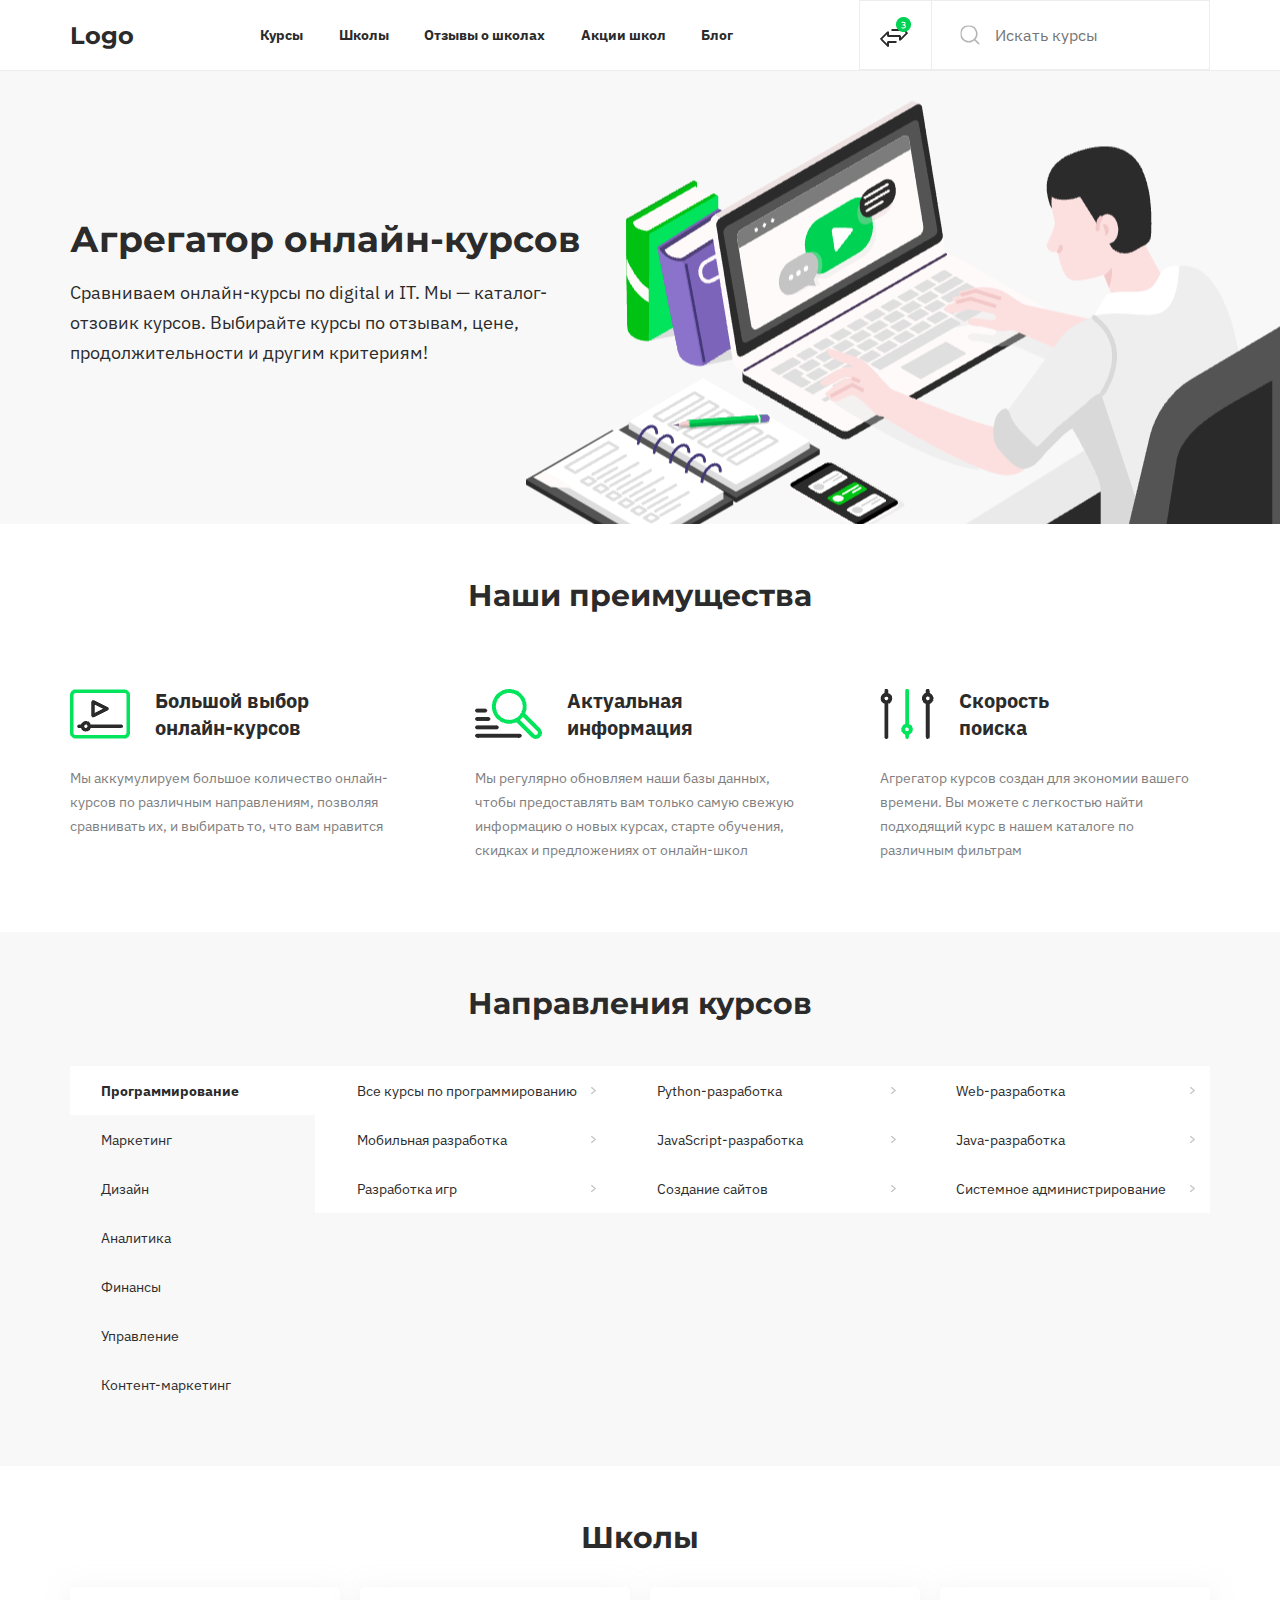
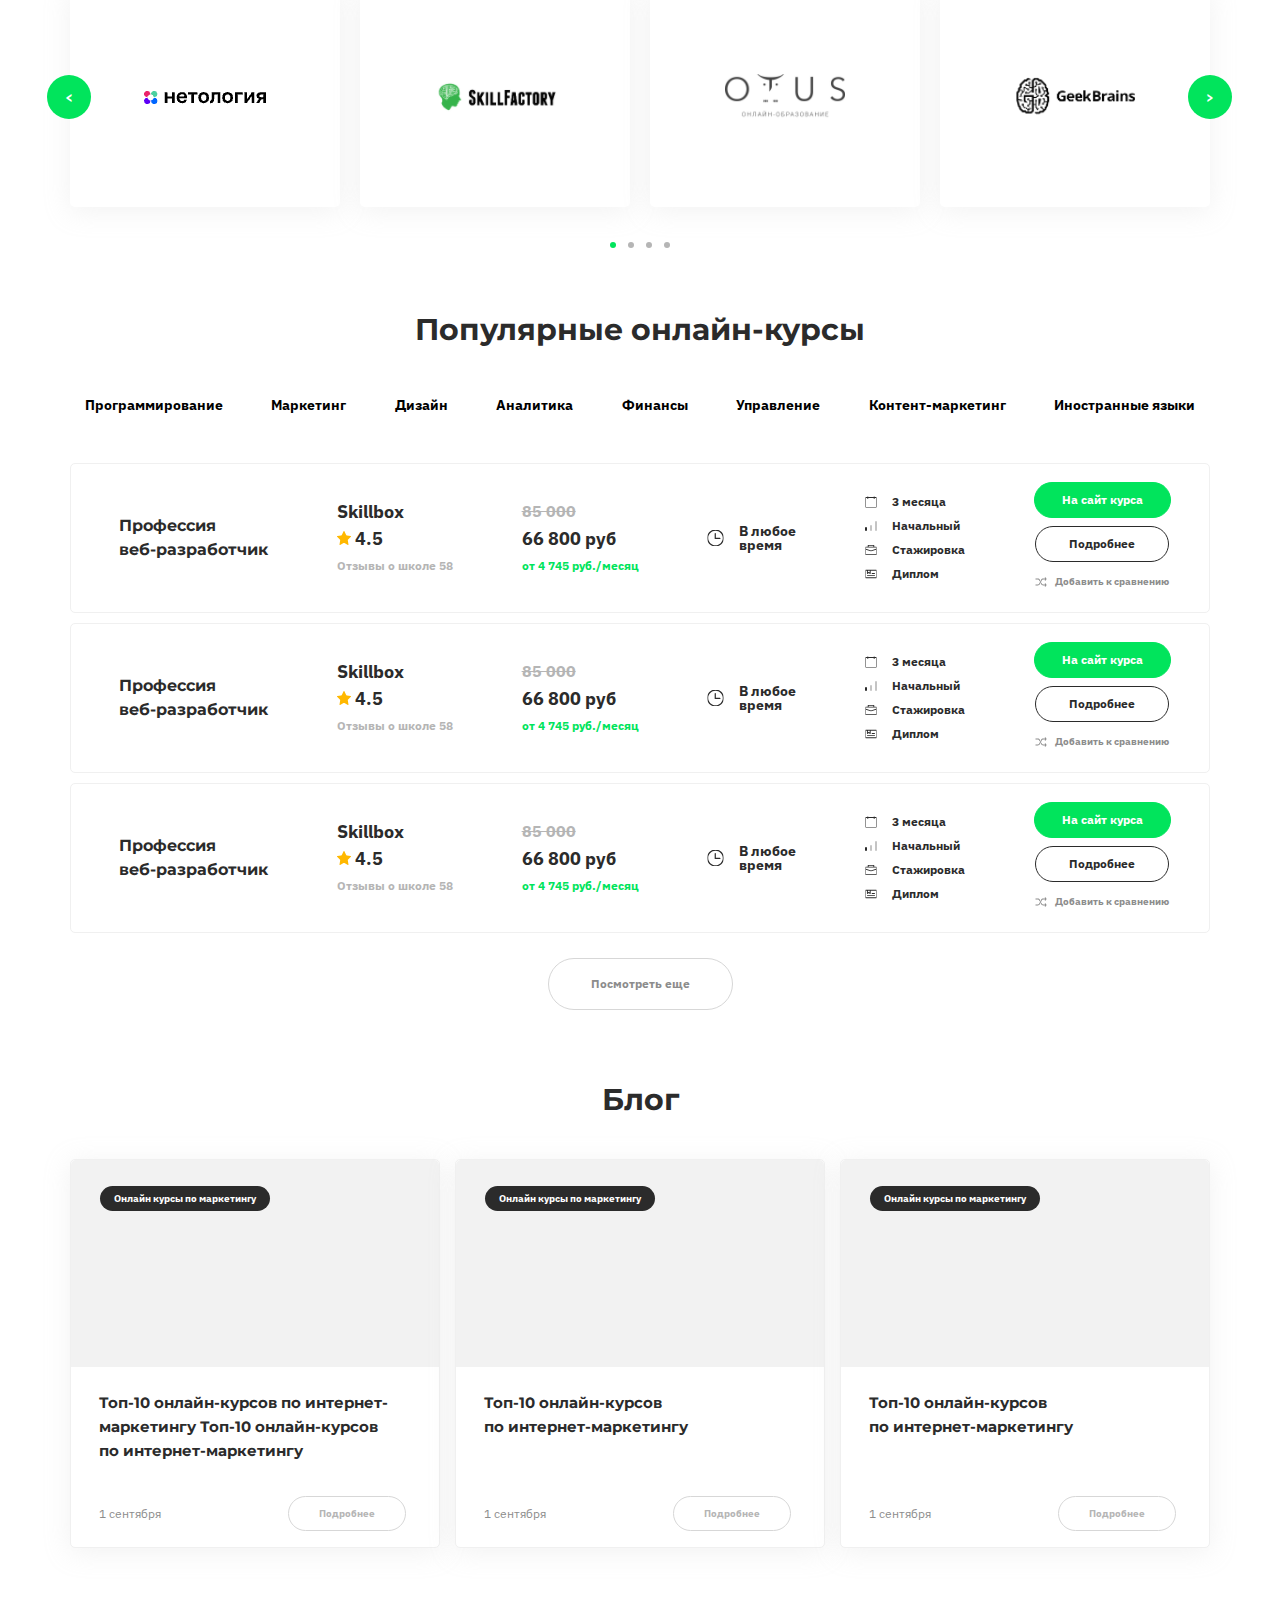
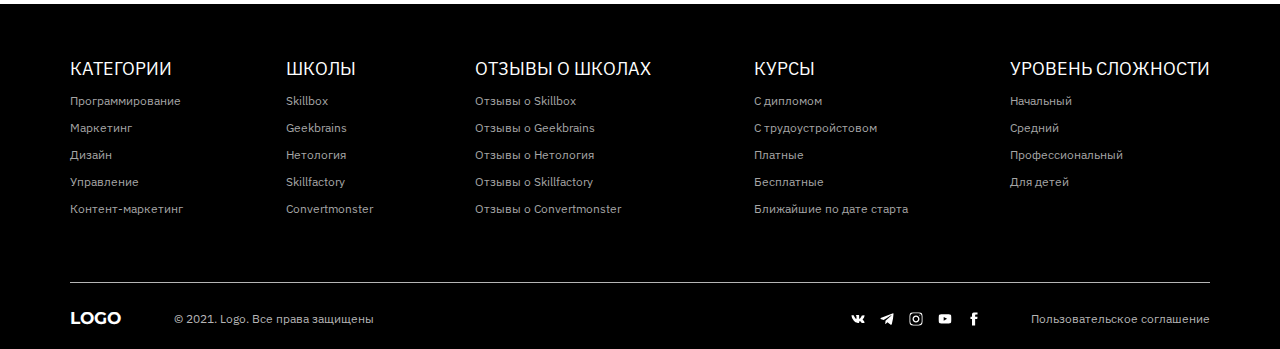
<file: index.html>
<!DOCTYPE html>
<html lang="en">

<head>
    <meta charset="UTF-8">
    <meta name="viewport" content="width=device-width, initial-scale=1.0">
    <title>Landing page</title>
    <link rel="stylesheet" href="./assets/css/fonts.css">
    <link rel="stylesheet" href="./assets/css/main.css">
    <link rel="stylesheet" href="./assets/css/responsive.css">
    <link rel="stylesheet" href="./assets/css/animations.css">
</head>

<body>
    <nav class="main_menu_navbar" id="navbar">
        <div class="container">
            <div class="navbar">
                <h3 class="navbar_logo">Logo</h3>
                <ul class="navbar_menu" id="mobile_no">
                    <li class="navbar_link">
                        <a href="./assets/pages/courses.html">Курсы</a>
                    </li>
                    <li class="navbar_link">
                        <a href="#">Школы</a>
                    </li>
                    <li class="navbar_link">
                        <a href="#">Отзывы о школах</a>
                    </li>
                    <li class="navbar_link">
                        <a href="#">Акции школ</a>
                    </li>
                    <li class="navbar_link">
                        <a href="#">Блог</a>
                    </li>
                </ul>
                <ul class="navbar_mobile_menu">
                    <div>
                        <button class="close_mobile_burger" onclick="closeNavbarBurger()"><img src="./assets/images/closeButton.svg" alt="icon"></button>
                    </div>
                    <li>
                        <a href="./assets/pages/courses.html">Курсы</a>
                    </li>
                    <li>
                        <a href="#">Школы</a>
                    </li>
                    <li>
                        <a href="#">Отзывы о школах</a>
                    </li>
                    <li>
                        <a href="#">Акции школ</a>
                    </li>
                    <li>
                        <a href="#">Блог</a>
                    </li>
                </ul>
                <div class="navbar_search_container">
                    <button class="navbar_exchange_button"> <img src="./assets/images/exchange.png" alt="exchnge">
                    </button>
                    <img class="navbar_search_img" src="./assets/images/search.svg" alt="searchSVG">
                    <input class="navbar_search_input" type="text" placeholder="Искать курсы">
                    <button class="navbar_burger_menu_button" onclick="openNavbarBurger()"><img src="./assets/images/burgerMenu.svg" alt=""></button>
                </div>
            </div>
        </div>
    </nav>

    <section class="hero">
        <div class="container">
            <div class="hero_box">
                <h2 class="hero_box_title">Агрегатор онлайн-курсов</h2>
                <p class="hero_box_text">Сравниваем онлайн-курсы по digital и IT. Мы — каталог-отзовик курсов. Выбирайте курсы по отзывам, цене, продолжительности и другим критериям!</p>
            </div>
        </div>
    </section>

    <section class="components">
        <div class="container">
            <h2 class="components_title">Наши преимущества</h2>
            <div class="components_container">
                <div class="components_box">
                    <div>
                        <img src="./assets/images/componentsFirst.png" alt="components_box_img">
                        <h3>Большой выбор<br>онлайн-курсов</h3>
                    </div>
                    <p>Мы аккумулируем большое количество онлайн-курсов по различным направлениям, позволяя сравнивать их, и выбирать то, что вам нравится</p>
                </div>
                <div class="components_box">
                    <div>
                        <img src="./assets/images/componentsSecond.png" alt="components_box_img">
                        <h3>Актуальная<br>информация</h3>
                    </div>
                    <p>Мы регулярно обновляем наши базы данных, чтобы предоставлять вам только самую свежую информацию о новых курсах, старте обучения, скидках и предложениях от онлайн-школ</p>
                </div>
                <div class="components_box">
                    <div>
                        <img src="./assets/images/componentsThird.png" alt="components_box_img">
                        <h3>Скорость<br>поиска</h3>
                    </div>
                    <p>Агрегатор курсов создан для экономии вашего времени. Вы можете с легкостью найти подходящий курс в нашем каталоге по различным фильтрам</p>
                </div>
            </div>
        </div>
    </section>

    <section class="courses">
        <div class="container">
            <h2 class="courses_title">Направления курсов</h2>
            <div class="courses_container">
                <div class="courses_container_left">
                    <button class="courses_container_left_button course_button_1" id="course_selected" onclick="courseSelector(1)">Программирование</button>
                    <button class="courses_container_left_button course_button_2" onclick="courseSelector(2)">Маркетинг</button>
                    <button class="courses_container_left_button course_button_3" onclick="courseSelector(3)">Дизайн</button>
                    <button class="courses_container_left_button course_button_4" onclick="courseSelector(4)">Аналитика</button>
                    <button class="courses_container_left_button course_button_5" onclick="courseSelector(5)">Финансы</button>
                    <button class="courses_container_left_button course_button_6" onclick="courseSelector(6)">Управление</button>
                    <button class="courses_container_left_button course_button_7" onclick="courseSelector(7)">Контент-маркетинг</button>
                </div>
                <div class="courses_container_right">
                    <div class="courses_container_right_box" id="courses_1">
                        <div class="courses_container_right_mini">
                            <h4>Все курсы по программированию</h4>
                            <img src="./assets/images/coursesArrow.svg" alt="">
                        </div>
                        <div class="courses_container_right_mini">
                            <h4>Python-разработка</h4>
                            <img src="./assets/images/coursesArrow.svg" alt="">
                        </div>
                        <div class="courses_container_right_mini">
                            <h4>Web-разработка</h4>
                            <img src="./assets/images/coursesArrow.svg" alt="">
                        </div>

                        <div class="courses_container_right_mini">
                            <h4>Мобильная разработка</h4>
                            <img src="./assets/images/coursesArrow.svg" alt="">
                        </div>
                        <div class="courses_container_right_mini">
                            <h4>JavaScript-разработка</h4>
                            <img src="./assets/images/coursesArrow.svg" alt="">
                        </div>
                        <div class="courses_container_right_mini">
                            <h4>Java-разработка</h4>
                            <img src="./assets/images/coursesArrow.svg" alt="">
                        </div>

                        <div class="courses_container_right_mini">
                            <h4>Разработка игр</h4>
                            <img src="./assets/images/coursesArrow.svg" alt="">
                        </div>
                        <div class="courses_container_right_mini">
                            <h4>Создание сайтов</h4>
                            <img src="./assets/images/coursesArrow.svg" alt="">
                        </div>
                        <div class="courses_container_right_mini">
                            <h4>Системное администрирование</h4>
                            <img src="./assets/images/coursesArrow.svg" alt="">
                        </div>
                    </div>
                    <div class="courses_container_right_box" id="courses_2">
                        <div class="courses_container_right_mini">
                            <h4>Дальше пишите что угодно</h4>
                            <img src="./assets/images/coursesArrow.svg" alt="">
                        </div>
                        <div class="courses_container_right_mini">
                            <h4>Главное работает:)</h4>
                            <img src="./assets/images/coursesArrow.svg" alt="">
                        </div>
                        <div class="courses_container_right_mini">
                            <h4>Маркетинг</h4>
                            <img src="./assets/images/coursesArrow.svg" alt="">
                        </div>
                    </div>
                    <div class="courses_container_right_box" id="courses_3">
                        <div class="courses_container_right_mini">
                            <h4>Дизайн</h4>
                            <img src="./assets/images/coursesArrow.svg" alt="">
                        </div>
                    </div>
                    <div class="courses_container_right_box" id="courses_4">
                        <div class="courses_container_right_mini">
                            <h4>Аналитика</h4>
                            <img src="./assets/images/coursesArrow.svg" alt="">
                        </div>
                    </div>
                    <div class="courses_container_right_box" id="courses_5">
                        <div class="courses_container_right_mini">
                            <h4>Финансы</h4>
                            <img src="./assets/images/coursesArrow.svg" alt="">
                        </div>
                    </div>
                    <div class="courses_container_right_box" id="courses_6">
                        <div class="courses_container_right_mini">
                            <h4>Управление</h4>
                            <img src="./assets/images/coursesArrow.svg" alt="">
                        </div>
                    </div>
                    <div class="courses_container_right_box" id="courses_7">
                        <div class="courses_container_right_mini">
                            <h4>Контент-маркетинг</h4>
                            <img src="./assets/images/coursesArrow.svg" alt="">
                        </div>
                    </div>
                </div>
            </div>
        </div>
    </section>

    <section class="platforms">
        <div class="container">
            <h2 class="platforms_title">Школы</h2>
            <div class="platforms_container">
                <button class="platforms_prev" onclick="platformsCarusel(`prev`, 0)"><</button>
                <div class="platforms_carousel">
                    <div class="platforms_carousel_box" id="platforms_carousel_1">
                        <div class="platforms_carousel_mini">
                            <img src="./assets/images/netologyLogo.png" alt="platforms_carousel_box_img">
                        </div>
                        <div class="platforms_carousel_mini" id="mobile_no">
                            <img src="./assets/images/skillFactoryLogo.png" alt="platforms_carousel_box_img">
                        </div>
                        <div class="platforms_carousel_mini" id="tablet_no">
                            <img src="./assets/images/otusLogo.png" alt="platforms_carousel_box_img">
                        </div>
                        <div class="platforms_carousel_mini" id="tablet_no">
                            <img src="./assets/images/geekBrainsLogo.png" alt="platforms_carousel_box_img">
                        </div>
                    </div>
                    <div class="platforms_carousel_box" id="platforms_carousel_2">
                        <div class="platforms_carousel_mini" id="tablet_no">
                            <img src="./assets/images/skillFactoryLogo.png" alt="platforms_carousel_box_img">
                        </div>
                        <div class="platforms_carousel_mini" >
                            <img src="./assets/images/netologyLogo.png" alt="platforms_carousel_box_img">
                        </div>
                        <div class="platforms_carousel_mini" id="tablet_no">
                            <img src="./assets/images/otusLogo.png" alt="platforms_carousel_box_img">
                        </div>
                        <div class="platforms_carousel_mini" id="mobile_no">
                            <img src="./assets/images/geekBrainsLogo.png" alt="platforms_carousel_box_img"> 
                        </div>
                    </div>
                    <div class="platforms_carousel_box" id="platforms_carousel_3">
                        <div class="platforms_carousel_mini">
                            <img src="./assets/images/otusLogo.png" alt="platforms_carousel_box_img">
                        </div>
                        <div class="platforms_carousel_mini" id="tablet_no">
                            <img src="./assets/images/geekBrainsLogo.png" alt="platforms_carousel_box_img">
                        </div>
                        <div class="platforms_carousel_mini" id="tablet_no">
                            <img src="./assets/images/skillFactoryLogo.png" alt="platforms_carousel_box_img">
                        </div>
                        <div class="platforms_carousel_mini" id="mobile_no">
                            <img src="./assets/images/netologyLogo.png" alt="platforms_carousel_box_img">
                        </div> 
                    </div>
                    <div class="platforms_carousel_box" id="platforms_carousel_4">
                        <div class="platforms_carousel_mini" id="tablet_no">
                            <img src="./assets/images/skillFactoryLogo.png" alt="platforms_carousel_box_img">
                        </div>
                        <div class="platforms_carousel_mini" id="mobile_no">
                            <img src="./assets/images/otusLogo.png" alt="platforms_carousel_box_img">
                        </div>
                        <div class="platforms_carousel_mini">
                            <img src="./assets/images/geekBrainsLogo.png" alt="platforms_carousel_box_img">
                        </div>
                        <div class="platforms_carousel_mini" id="tablet_no">
                            <img src="./assets/images/netologyLogo.png" alt="platforms_carousel_box_img">
                        </div>
                    </div>
                </div>
                <button class="platforms_next" onclick="platformsCarusel(`next`, 0)">></button>
            </div>
            <div class="platforms_dots">
                <div class="platforms_dot platforms_dot_1" id="platforms_dots_active"></div>
                <div class="platforms_dot platforms_dot_2" style="margin-left: 12px;"></div>
                <div class="platforms_dot platforms_dot_3" style="margin-left: 12px;"></div>
                <div class="platforms_dot platforms_dot_4" style="margin-left: 12px;"></div>
            </div>
        </div>
    </section>

    <section class="collections">
        <div class="container">
            <h2 class="collections_title">Популярные онлайн-курсы</h2>
            <div class="collections_links">
                <button class="collections_link collections_link_1">Программирование</button>
                <button class="collections_link collections_link_2">Маркетинг</button>
                <button class="collections_link collections_link_3">Дизайн</button>
                <button class="collections_link collections_link_4">Аналитика</button>
                <button class="collections_link collections_link_5">Финансы</button>
                <button class="collections_link collections_link_6">Управление</button>
                <button class="collections_link collections_link_7" id="tablet_no">Контент-маркетинг</button>
                <button class="collections_link collections_link_8" id="tablet_no">Иностранные языки</button>
            </div>
            <div class="collections_render">
                <div class="collections_render_box">
                    <div>
                        <h2>Профессия<br>веб-разработчик</h2>
                    </div>
                    <div>
                        <h3>Skillbox</h3>
                        <h4><img src="./assets/images/starIcon.svg" alt=""> 4.5</h4>
                        <p>Отзывы о школе 58</p>
                    </div>
                    <div>
                        <h3>85 000</h3>
                        <h2>66 800 руб</h2>
                        <p>от 4 745 руб./месяц</p>
                    </div>
                    <div>
                        <img src="./assets/images/clockIcon.svg" alt="clock">
                        <h2>В любое<br>время</h2>
                    </div>
                    <div>
                        <h4><img src="./assets/images/calendarIcon.svg" alt="icon">3 месяца</h4>
                        <h4><img src="./assets/images/traficIcon.svg" alt="icon">Начальный</h4>
                        <h4><img src="./assets/images/caseIcon.svg" alt="icon">Стажировка</h4>
                        <h4><img src="./assets/images/diplomaIcon.svg" alt="icon">Диплом</h4>
                    </div>
                    <div>
                        <a href="#">На сайт курса</a>
                        <a href="#">Подробнее</a>
                        <a href="#"><img src="./assets/images/shuffleIcon.svg" alt="icon">Добавить к сравнению</a>
                    </div>
                </div>
                <div class="collections_render_box">
                    <div>
                        <h2>Профессия<br>веб-разработчик</h2>
                    </div>
                    <div>
                        <h3>Skillbox</h3>
                        <h4><img src="./assets/images/starIcon.svg" alt=""> 4.5</h4>
                        <p>Отзывы о школе 58</p>
                    </div>
                    <div>
                        <h3>85 000</h3>
                        <h2>66 800 руб</h2>
                        <p>от 4 745 руб./месяц</p>
                    </div>
                    <div>
                        <img src="./assets/images/clockIcon.svg" alt="clock">
                        <h2>В любое<br>время</h2>
                    </div>
                    <div>
                        <h4><img src="./assets/images/calendarIcon.svg" alt="icon">3 месяца</h4>
                        <h4><img src="./assets/images/traficIcon.svg" alt="icon">Начальный</h4>
                        <h4><img src="./assets/images/caseIcon.svg" alt="icon">Стажировка</h4>
                        <h4><img src="./assets/images/diplomaIcon.svg" alt="icon">Диплом</h4>
                    </div>
                    <div>
                        <a href="#">На сайт курса</a>
                        <a href="#">Подробнее</a>
                        <a href="#"><img src="./assets/images/shuffleIcon.svg" alt="icon">Добавить к сравнению</a>
                    </div>
                </div>
                <div class="collections_render_box" id="mobile_no">
                    <div>
                        <h2>Профессия<br>веб-разработчик</h2>
                    </div>
                    <div>
                        <h3>Skillbox</h3>
                        <h4><img src="./assets/images/starIcon.svg" alt=""> 4.5</h4>
                        <p>Отзывы о школе 58</p>
                    </div>
                    <div>
                        <h3>85 000</h3>
                        <h2>66 800 руб</h2>
                        <p>от 4 745 руб./месяц</p>
                    </div>
                    <div>
                        <img src="./assets/images/clockIcon.svg" alt="clock">
                        <h2>В любое<br>время</h2>
                    </div>
                    <div>
                        <h4><img src="./assets/images/calendarIcon.svg" alt="icon">3 месяца</h4>
                        <h4><img src="./assets/images/traficIcon.svg" alt="icon">Начальный</h4>
                        <h4><img src="./assets/images/caseIcon.svg" alt="icon">Стажировка</h4>
                        <h4><img src="./assets/images/diplomaIcon.svg" alt="icon">Диплом</h4>
                    </div>
                    <div>
                        <a href="#">На сайт курса</a>
                        <a href="#">Подробнее</a>
                        <a href="#"><img src="./assets/images/shuffleIcon.svg" alt="icon">Добавить к сравнению</a>
                    </div>
                </div>
            </div>
            <div class="collections_show_more">
                <button>Посмотреть еще</button>
            </div>
        </div>
    </section>

    <section class="blog">
        <div class="container">
            <h2 class="blog_title">Блог</h2>
            <div class="blog_container">
                <div class="blog_box">
                    <div class="blog_box_top">
                        <h2>Онлайн курсы по маркетингу</h2>
                    </div>
                    <div class="blog_box_bottom">
                        <h2>Топ-10 онлайн-курсов по интернет-<br>маркетингу Топ-10 онлайн-курсов<br>по интернет-маркетингу</h2>
                        <div>
                            <p>1 сентября</p>
                            <a href="#">Подробнее</a>
                        </div>
                    </div>
                </div>
                <div class="blog_box">
                    <div class="blog_box_top">
                        <h2>Онлайн курсы по маркетингу</h2>
                    </div>
                    <div class="blog_box_bottom">
                        <h2>Топ-10 онлайн-курсов<br>по интернет-маркетингу</h2>
                        <div>
                            <p>1 сентября</p>
                            <a href="#">Подробнее</a>
                        </div>
                    </div>
                </div>
                <div class="blog_box">
                    <div class="blog_box_top">
                        <h2>Онлайн курсы по маркетингу</h2>
                    </div>
                    <div class="blog_box_bottom">
                        <h2>Топ-10 онлайн-курсов<br>по интернет-маркетингу</h2>
                        <div>
                            <p>1 сентября</p>
                            <a href="#">Подробнее</a>
                        </div>
                    </div>
                </div>
            </div>
        </div>
    </section>

    <footer class="footer">
        <div class="container">
            <div class="footer_top">
                <ul>
                    <h2>КАТЕГОРИИ</h2>
                    <li>
                        <a href="#">Программирование</a>
                    </li>
                    <li>
                        <a href="#">Маркетинг</a>
                    </li>
                    <li>
                        <a href="#">Дизайн</a>
                    </li>
                    <li>
                        <a href="#">Управление</a>
                    </li>
                    <li>
                        <a href="#">Контент-маркетинг</a>
                    </li>
                </ul>
                <ul>
                    <h2>ШКОЛЫ</h2>
                    <li>
                        <a href="#">Skillbox</a>
                    </li>
                    <li>
                        <a href="#">Geekbrains</a>
                    </li>
                    <li>
                        <a href="#">Нетология</a>
                    </li>
                    <li>
                        <a href="#">Skillfactory</a>
                    </li>
                    <li>
                        <a href="#">Convertmonster</a>
                    </li>
                </ul>
                <ul>
                    <h2>ОТЗЫВЫ О ШКОЛАХ</h2>
                    <li>
                        <a href="#">Отзывы о Skillbox</a>
                    </li>
                    <li>
                        <a href="#">Отзывы о Geekbrains</a>
                    </li>
                    <li>
                        <a href="#">Отзывы о Нетология</a>
                    </li>
                    <li>
                        <a href="#">Отзывы о Skillfactory</a>
                    </li>
                    <li>
                        <a href="#">Отзывы о Convertmonster</a>
                    </li>
                </ul>
                <ul>
                    <h2>КУРСЫ</h2>
                    <li>
                        <a href="#">С дипломом</a>
                    </li>
                    <li>
                        <a href="#">С трудоустройстовом</a>
                    </li>
                    <li>
                        <a href="#">Платные</a>
                    </li>
                    <li>
                        <a href="#">Бесплатные</a>
                    </li>
                    <li>
                        <a href="#">Ближайшие по дате старта</a>
                    </li>
                </ul>
                <ul>
                    <h2>УРОВЕНЬ СЛОЖНОСТИ</h2>
                    <li>
                        <a href="#">Начальный</a>
                    </li>
                    <li>
                        <a href="#">Средний</a>
                    </li>
                    <li>
                        <a href="#">Профессиональный</a>
                    </li>
                    <li>
                        <a href="#">Для детей</a>
                    </li>
                </ul>
            </div>
            <div class="footer_bottom">
                <div>
                    <h2>LOGO</h2>
                    <h4>© 2021. Logo. Все права защищены</h4>
                </div>
                <div>
                    <img src="./assets/images/vkLogo.svg" alt="logo">
                    <img src="./assets/images/telegramLogo.svg" alt="logo" style="margin-left: 15px;">
                    <img src="./assets/images/instagramLogo.svg" alt="logo" style="margin-left: 15px;">
                    <img src="./assets/images/youtubeLogo.svg" alt="logo" style="margin-left: 15px;">
                    <img src="./assets/images/facebookLogo.svg" alt="logo" style="margin-left: 15px;">
                    <h3>Пользовательское соглашение</h3>
                </div>
            </div>
        </div>
    </footer>
    <script src="./assets/scripts/main.js"></script>
</body>

</html>
</file>
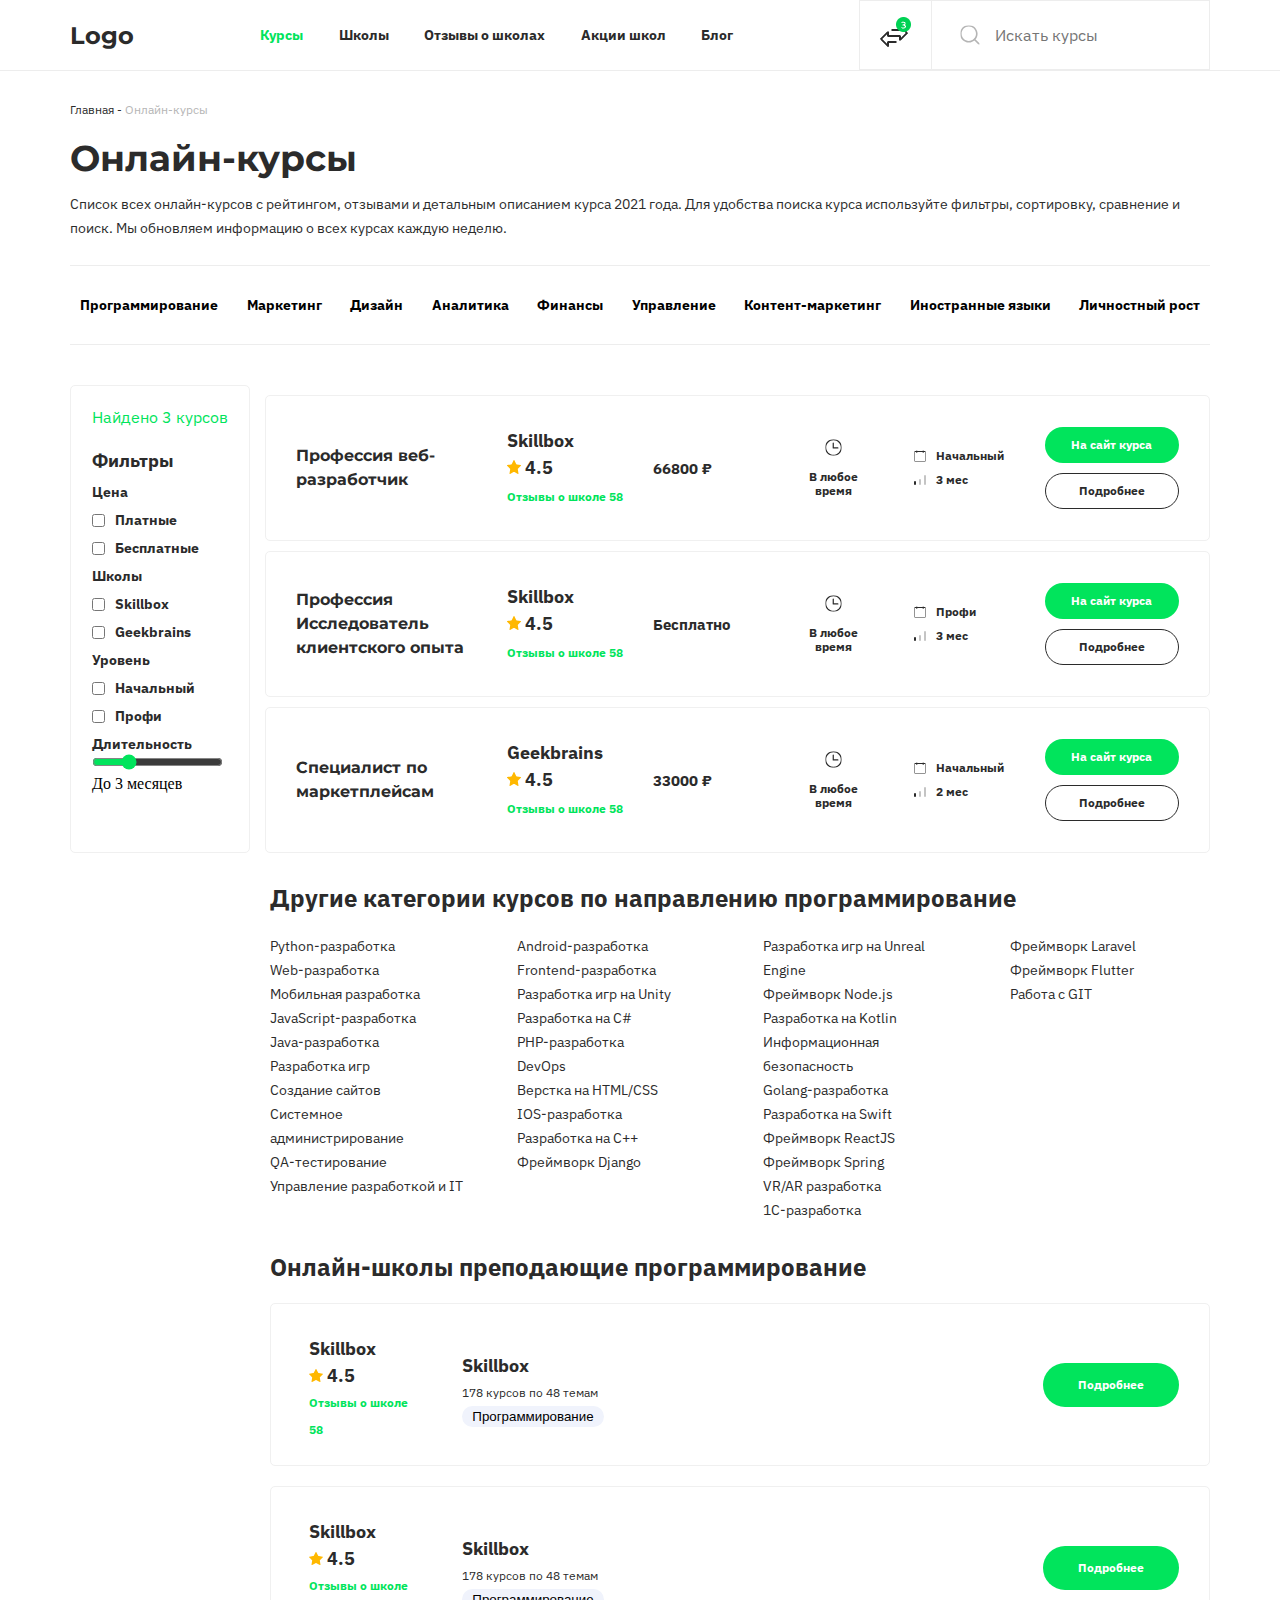
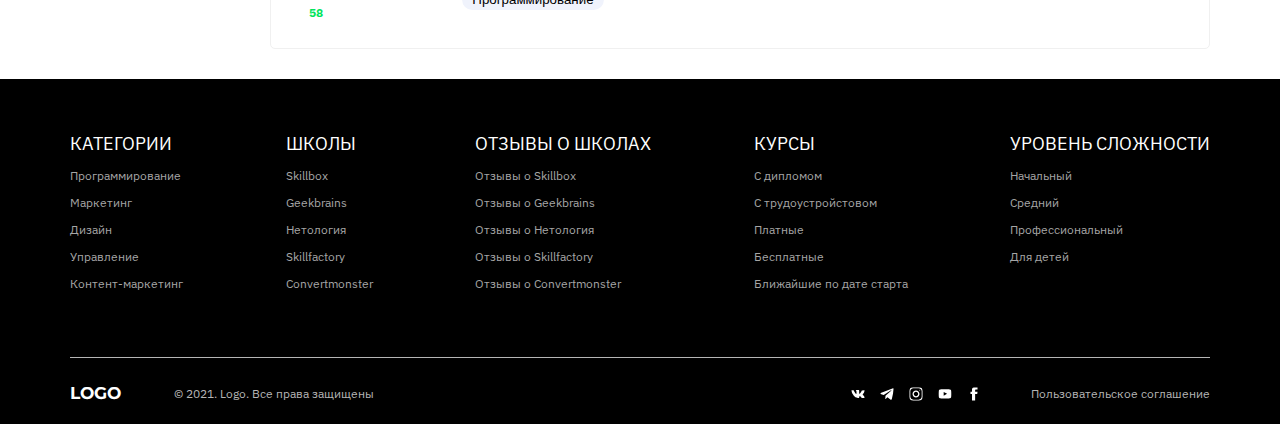
<file: assets/pages/courses.html>
<!DOCTYPE html>
<html lang="en">

<head>
    <meta charset="UTF-8">
    <meta name="viewport" content="width=device-width, initial-scale=1.0">
    <title>Landing page - Courses</title>
    <link rel="stylesheet" href="../css/main.css">
    <link rel="stylesheet" href="../css/fonts.css">
    <link rel="stylesheet" href="../css/animations.css">
    <link rel="stylesheet" href="../css/responsive.css">
</head>

<body>
    <nav class="main_menu_navbar" id="navbar">
        <div class="container">
            <div class="navbar">
                <h3 class="navbar_logo">Logo</h3>
                <ul class="navbar_menu" id="mobile_no">
                    <li class="navbar_link">
                        <a href="#" style="color: var(--green);">Курсы</a>
                    </li>
                    <li class="navbar_link">
                        <a href="#">Школы</a>
                    </li>
                    <li class="navbar_link">
                        <a href="#">Отзывы о школах</a>
                    </li>
                    <li class="navbar_link">
                        <a href="#">Акции школ</a>
                    </li>
                    <li class="navbar_link">
                        <a href="#">Блог</a>
                    </li>
                </ul>
                <ul class="navbar_mobile_menu">
                    <div>
                        <button class="close_mobile_burger" onclick="closeNavbarBurger()"><img
                                src="../images/closeButton.svg" alt="icon"></button>
                    </div>
                    <li>
                        <a href="#" style="color: var(--green);">Курсы</a>
                    </li>
                    <li>
                        <a href="#">Школы</a>
                    </li>
                    <li>
                        <a href="#">Отзывы о школах</a>
                    </li>
                    <li>
                        <a href="#">Акции школ</a>
                    </li>
                    <li>
                        <a href="#">Блог</a>
                    </li>
                </ul>
                <div class="navbar_search_container">
                    <button class="navbar_exchange_button"> <img src="../images/exchange.png" alt="exchnge">
                    </button>
                    <img class="navbar_search_img" src="../images/search.svg" alt="searchSVG">
                    <input class="navbar_search_input" type="text" placeholder="Искать курсы">
                    <button class="navbar_burger_menu_button" onclick="openNavbarBurger()"><img
                            src="../images/burgerMenu.svg" alt=""></button>
                </div>
            </div>
        </div>
    </nav>

    <section class="courses_intro">
        <div class="container">
            <h3 class="courses_intro_title">Главная - <span>Онлайн-курсы</span></h3>
            <h2 class="courses_intro_name">Онлайн-курсы</h2>
            <p class="courses_intro_text">Список всех онлайн-курсов с рейтингом, отзывами и детальным описанием курса
                2021 года. Для удобства поиска курса используйте фильтры, сортировку, сравнение и поиск. Мы обновляем
                информацию о всех курсах каждую неделю.</p>
            <div class="courses_intro_box">
                <button class="courses_intro_box_button">Программирование</button>
                <button class="courses_intro_box_button">Маркетинг</button>
                <button class="courses_intro_box_button">Дизайн</button>
                <button class="courses_intro_box_button">Аналитика</button>
                <button class="courses_intro_box_button">Финансы</button>
                <button class="courses_intro_box_button">Управление</button>
                <button class="courses_intro_box_button">Контент-маркетинг</button>
                <button class="courses_intro_box_button">Иностранные языки</button>
                <button class="courses_intro_box_button">Личностный рост</button>
            </div>
        </div>
    </section>

    <section class="courses_collections">
        <div class="container">
            <div class="courses_collections_box">
                <button class="courses_collections_box_filter_mobile_open" onclick="openFilterInMobile()">Фильтры</button>
                <div class="courses_sidebar" id="filters">
                    <button class="courses_collections_box_filter_mobile_close" onclick="closeFilterInMobile()"><img src="../images/closeButton.svg" alt=""></button>
                    <h2 id="courses_result_count">Найдено 0 курсов</h2>
                    <h3>Фильтры</h3>

                    <div class="filter-group">
                        <strong>Цена</strong><br>
                        <label><input type="checkbox" name="price" value="paid"> Платные</label>
                        <label><input type="checkbox" name="price" value="free"> Бесплатные</label>
                    </div>

                    <div class="filter-group">
                        <strong>Школы</strong><br>
                        <label><input type="checkbox" name="school" value="Skillbox"> Skillbox</label>
                        <label><input type="checkbox" name="school" value="Geekbrains"> Geekbrains</label>
                    </div>

                    <div class="filter-group">
                        <strong>Уровень</strong><br>
                        <label><input type="checkbox" name="level" value="Начальный"> Начальный</label>
                        <label><input type="checkbox" name="level" value="Профи"> Профи</label>
                    </div>

                    <div class="filter-group">
                        <strong>Длительность</strong><br>
                        <input type="range" id="duration" min="0" max="12" value="3">
                        <div>До <span id="durationValue">3</span> месяцев</div>
                    </div>
                </div>

                <div class="courses_content">
                    <div class="courses_render" id="courseList"></div>
                </div>
            </div>
        </div>
    </section>

    <section class="courses_other">
        <div class="container">
            <div class="courses_other_box">
                <h2 class="courses_other_title">Другие категории курсов по направлению программирование</h2>
                <ul>
                    <li>Python-разработка<br>Web-разработка<br>Мобильная
                        разработка<br>JavaScript-разработка<br>Java-разработка<br>Разработка игр<br>Создание
                        сайтов<br>Системное администрирование<br>QA-тестирование<br>Управление разработкой и IT</li>
                    <li>Android-разработка<br>Frontend-разработка<br>Разработка игр на Unity<br>Разработка на
                        C#<br>PHP-разработка<br>DevOps<br>Верстка на HTML/CSS<br>IOS-разработка<br>Разработка на
                        C++<br>Фреймворк Django</li>
                    <li>Разработка игр на Unreal Engine<br> Фреймворк Node.js<br>Разработка на Kotlin<br>Информационная
                        безопасность<br>Golang-разработка<br>Разработка на Swift<br>Фреймворк ReactJS<br>Фреймворк
                        Spring<br>VR/AR разработка<br>1C-разработка</li>
                    <li>Фреймворк Laravel<br>Фреймворк Flutter<br>Работа с GIT</li>
                </ul>
            </div>
        </div>
    </section>

    <section class="courses_schools">
        <div class="container">
            <div class="courses_schools_box">
                <h2 class="courses_schools_title">Онлайн-школы преподающие программирование</h2>
                <div class="courses_schools_mini">
                    <div>
                        <h3>Skillbox</h3>
                        <h4><img src="../images/starIcon.svg" alt=""> 4.5</h4>
                        <p>Отзывы о школе 58</p>
                    </div>
                    <div>
                        <h3>Skillbox</h3>
                        <h5>178 курсов по 48 темам</h5>
                        <button>Программирование</button>
                    </div>
                    <div>
                        <button>Подробнее</button>
                    </div>
                </div>
                <div class="courses_schools_mini">
                    <div>
                        <h3>Skillbox</h3>
                        <h4><img src="../images/starIcon.svg" alt=""> 4.5</h4>
                        <p>Отзывы о школе 58</p>
                    </div>
                    <div>
                        <h3>Skillbox</h3>
                        <h5>178 курсов по 48 темам</h5>
                        <button>Программирование</button>
                    </div>
                    <div>
                        <button>Подробнее</button>
                    </div>
                </div>
            </div>
        </div>
    </section>

    <footer class="footer">
        <div class="container">
            <div class="footer_top">
                <ul>
                    <h2>КАТЕГОРИИ</h2>
                    <li>
                        <a href="#">Программирование</a>
                    </li>
                    <li>
                        <a href="#">Маркетинг</a>
                    </li>
                    <li>
                        <a href="#">Дизайн</a>
                    </li>
                    <li>
                        <a href="#">Управление</a>
                    </li>
                    <li>
                        <a href="#">Контент-маркетинг</a>
                    </li>
                </ul>
                <ul>
                    <h2>ШКОЛЫ</h2>
                    <li>
                        <a href="#">Skillbox</a>
                    </li>
                    <li>
                        <a href="#">Geekbrains</a>
                    </li>
                    <li>
                        <a href="#">Нетология</a>
                    </li>
                    <li>
                        <a href="#">Skillfactory</a>
                    </li>
                    <li>
                        <a href="#">Convertmonster</a>
                    </li>
                </ul>
                <ul>
                    <h2>ОТЗЫВЫ О ШКОЛАХ</h2>
                    <li>
                        <a href="#">Отзывы о Skillbox</a>
                    </li>
                    <li>
                        <a href="#">Отзывы о Geekbrains</a>
                    </li>
                    <li>
                        <a href="#">Отзывы о Нетология</a>
                    </li>
                    <li>
                        <a href="#">Отзывы о Skillfactory</a>
                    </li>
                    <li>
                        <a href="#">Отзывы о Convertmonster</a>
                    </li>
                </ul>
                <ul>
                    <h2>КУРСЫ</h2>
                    <li>
                        <a href="#">С дипломом</a>
                    </li>
                    <li>
                        <a href="#">С трудоустройстовом</a>
                    </li>
                    <li>
                        <a href="#">Платные</a>
                    </li>
                    <li>
                        <a href="#">Бесплатные</a>
                    </li>
                    <li>
                        <a href="#">Ближайшие по дате старта</a>
                    </li>
                </ul>
                <ul>
                    <h2>УРОВЕНЬ СЛОЖНОСТИ</h2>
                    <li>
                        <a href="#">Начальный</a>
                    </li>
                    <li>
                        <a href="#">Средний</a>
                    </li>
                    <li>
                        <a href="#">Профессиональный</a>
                    </li>
                    <li>
                        <a href="#">Для детей</a>
                    </li>
                </ul>
            </div>
            <div class="footer_bottom">
                <div>
                    <h2>LOGO</h2>
                    <h4>© 2021. Logo. Все права защищены</h4>
                </div>
                <div>
                    <img src="../images/vkLogo.svg" alt="logo">
                    <img src="../images/telegramLogo.svg" alt="logo" style="margin-left: 15px;">
                    <img src="../images/instagramLogo.svg" alt="logo" style="margin-left: 15px;">
                    <img src="../images/youtubeLogo.svg" alt="logo" style="margin-left: 15px;">
                    <img src="../images/facebookLogo.svg" alt="logo" style="margin-left: 15px;">
                    <h3>Пользовательское соглашение</h3>
                </div>
            </div>
        </div>
    </footer>

    <script src="../scripts/data.js"></script>
    <script src="../scripts/courses.js"></script>
    <script src="../scripts/main.js"></script>
</body>

</html>
</file>
<file: assets/css/fonts.css>
/* Montserrat */
@font-face {
  font-family: 'Montserrat';
  src: url('../fonts/Montserrat/static/Montserrat-Regular.ttf') format('truetype');
  font-weight: 400;
  font-style: normal;
}
@font-face {
  font-family: 'Montserrat';
  src: url('../fonts/Montserrat/static/Montserrat-Bold.ttf') format('truetype');
  font-weight: 700;
  font-style: normal;
}
@font-face {
  font-family: 'Montserrat';
  src: url('../fonts/Montserrat/static/Montserrat-Black.ttf') format('truetype');
  font-weight: 900;
  font-style: normal;
}

/* IBM Plex Sans */
@font-face {
  font-family: 'IBMPlexSans';
  src: url('../fonts/IBM_Plex_Sans/static/IBMPlexSans-Regular.ttf') format('truetype');
  font-weight: 400;
  font-style: normal;
}
@font-face {
  font-family: 'IBMPlexSans';
  src: url('../fonts/IBM_Plex_Sans/static/IBMPlexSans-Bold.ttf') format('truetype');
  font-weight: 700;
  font-style: normal;
}
</file>
<file: assets/css/main.css>
* {
    padding: 0;
    margin: 0;
    scroll-behavior: smooth;
    outline: none;
    list-style: none;
    box-sizing: border-box;
    text-decoration: none;
}

:root {
    --Lisboa-Heavy: "Montserrat";
    --FS-Elliot-Pro: "IBMPlexSans";
    --black: rgb(43, 43, 43);
    --green: rgb(1, 228, 92);
    --light-grey: rgb(248, 248, 248);
    --grey: rgb(181, 181, 181);
    --white: rgb(255, 255, 255);
}

.container {
    width: 1140px;
    margin: 0 auto;
}



/* NAVBAR */

.main_menu_navbar {
    background-color: var(--white);
    position: fixed;
    top: 0;
    left: 0;
    right: 0;
    background: white;
    transition: transform 0.4s ease, opacity 0.4s ease;
    z-index: 1000;
    border-bottom: 1px solid rgb(237, 237, 237);
}

.navbar-hidden {
    transform: translateY(-100%);
    opacity: 0;
}

.navbar {
    display: flex;
    align-items: center;
    height: 70px;
    justify-content: space-between;
}

.navbar_logo {
    color: var(--black);
    font-family: var(--Lisboa-Heavy);
    font-size: 24px;
    font-weight: 700;
    line-height: 31px;
    letter-spacing: 0%;
    text-align: left;
}

.navbar_menu {
    width: 473px;
    display: flex;
    justify-content: space-between;
}

.navbar_link {
    font-family: var(--FS-Elliot-Pro);
    font-size: 14px;
    font-weight: 700;
    line-height: 18px;
    letter-spacing: 0%;
    text-align: left;
}

.navbar_link a {
    color: var(--black);
    transition: 0.2s ease;
}

.navbar_search_container {
    border: 1px solid red;
    display: flex;
    align-items: center;
    height: 100%;
    border: 1px solid rgb(237, 237, 237);
}

.navbar_exchange_button {
    height: 100%;
    width: 72px;
    background-color: var(--white);
    border: none;
    border-right: 1px solid rgb(237, 237, 237);
    cursor: pointer;
}

.navbar_exchange_button img {
    transition: 0.2s ease;
}

.navbar_search_img {
    margin-left: 28px;
}

.navbar_search_input {
    background-color: var(--white);
    border: none;
    color: var(--grey);
    font-family: var(--FS-Elliot-Pro);
    font-size: 16px;
    font-weight: 400;
    line-height: 19px;
    letter-spacing: 0%;
    text-align: left;
    padding-left: 15px;
    padding-right: 10px;
}

.navbar_burger_menu_button {
    display: none;
    height: 100%;
    background-color: var(--white);
    border: none;
    width: 55px;
    justify-content: center;
    align-items: center;
    border-left: 1px solid rgb(237, 237, 237);
}

.navbar_mobile_menu {
    display: none;
    position: absolute;
    width: 449px;
    background-color: white;
    flex-direction: column;
    height: 500px;
    left: 0;
    right: 0;
    top: 0;
    padding-left: 20px;
    animation: navbarBurgerOpening 0.9s ease;
}

.close_mobile_burger {
    margin-top: 27px;
    width: 20px;
    height: 20px;
    margin-right: 20px;
    background-color: var(--white);
}

.navbar_mobile_menu div {
    width: 100%;
    display: flex;
    align-items: center;
    justify-content: end;
}

.navbar_mobile_menu li {
    margin-top: 30px;
}

.navbar_mobile_menu li a {
    font-family: var(--FS-Elliot-Pro);
    font-size: 16px;
    font-weight: 700;
    line-height: 50px;
    letter-spacing: 0%;
    text-align: left;
    color: var(--black);
    transition: all 0.3s ease;
}







/* HERO */

.hero {
    background-color: var(--light-grey);
    background-image: url(../images/mainMenuImage.png);
    background-repeat: no-repeat;
    background-position: right;
    margin-top: 70px;
}

.hero_box {
    padding-top: 146px;
    padding-bottom: 156px;
}

.hero_box_title {
    color: var(--black);
    font-family: var(--Lisboa-Heavy);
    font-size: 36px;
    font-weight: 700;
    line-height: 47px;
    letter-spacing: 0%;
    text-align: left;
}

.hero_box_text {
    color: var(--black);
    font-family: var(--FS-Elliot-Pro);
    font-size: 18px;
    font-weight: 400;
    line-height: 30px;
    letter-spacing: 0%;
    text-align: left;
    margin-top: 15px;
    width: 500px;
}






/* Components */

.components {
    background-color: var(--white);
}

.components_title {
    padding-top: 52px;
    color: var(--black);
    font-family: var(--Lisboa-Heavy);
    font-size: 30px;
    font-weight: 700;
    line-height: 39px;
    letter-spacing: 0%;
    text-align: center;
}

.components_container {
    margin-top: 72px;
    padding-bottom: 70px;
    display: flex;
    justify-content: space-between;
}

.components_box {
    width: 330px;
}

.components_box div {
    display: flex;
    align-items: center;
}

.components_box div h3 {
    color: var(--black);
    font-family: var(--FS-Elliot-Pro);
    font-size: 20px;
    font-weight: 700;
    line-height: 27px;
    letter-spacing: 0%;
    text-align: left;
    margin-left: 25px;
}

.components_box p {
    color: rgb(126, 126, 126);
    font-family: var(--FS-Elliot-Pro);
    font-size: 14px;
    font-weight: 400;
    line-height: 24px;
    letter-spacing: 0%;
    text-align: left;
    margin-top: 25px;
}










/* Courses */

.courses {
    background-color: var(--light-grey);
}

.courses_title {
    padding-top: 52px;
    color: var(--black);
    font-family: var(--Lisboa-Heavy);
    font-size: 30px;
    font-weight: 700;
    line-height: 39px;
    letter-spacing: 0%;
    text-align: center;
}

.courses_container {
    display: flex;
    width: 100%;
    margin-top: 43px;
    padding-bottom: 57px;
}

.courses_container_left {
    display: flex;
    flex-direction: column;
}

.courses_container_left_button {
    height: 49px;
    display: flex;
    align-items: center;
    justify-content: left;
    color: var(--black);
    font-family: var(--FS-Elliot-Pro);
    font-size: 14px;
    font-weight: 400;
    line-height: 48px;
    letter-spacing: 0%;
    text-align: left;
    cursor: pointer;
    border: none;
    background-color: var(--light-grey);
    padding-left: 31px;
    transition: 0.3s ease;
    width: 245px;
}

.courses_container_right {
    width: 100%;
    height: 100%;
    background-color: var(--white);
}

.courses_container_right_box {
    width: 100%;
    height: 100%;
    display: none;
    justify-content: space-between;
    flex-wrap: wrap;
}

.courses_container_right_mini {
    width: 296px;
    height: 49px;
    background-color: var(--white);
    display: flex;
    align-items: center;
    justify-content: space-between;
    cursor: pointer;
}

.courses_container_right_mini h4 {
    color: var(--black);
    font-family: var(--FS-Elliot-Pro);
    font-size: 14px;
    font-weight: 400;
    line-height: 36px;
    letter-spacing: 0%;
    text-align: left;
    padding-left: 42px;
}

.courses_container_right_mini {
    padding-right: 15px;
}

#course_selected {
    font-weight: 700;
    background-color: var(--white);
}








/* Platforms */

.platforms {
    background-color: var(--white);
}

.platforms_title {
    padding-top: 52px;
    color: var(--black);
    font-family: var(--Lisboa-Heavy);
    font-size: 30px;
    font-weight: 700;
    line-height: 39px;
    letter-spacing: 0%;
    text-align: center;
}

.platforms_container {
    margin-top: 30px;
    display: flex;
    width: 100%;
    justify-content: space-between;
    align-items: center;
}

.platforms_prev {
    border-radius: 50px;
    background: var(--green);
    width: 44px;
    height: 44px;
    border: none;
    display: flex;
    align-items: center;
    justify-content: center;
    color: var(--white);
    font-family: var(--FS-Elliot-Pro);
    font-weight: 700;
    cursor: pointer;
    transition: all 0.3s ease;
    position: absolute;
    transform: translateX(-23px);
}

.platforms_next {
    border-radius: 50px;
    background: var(--green);
    width: 44px;
    height: 44px;
    border: none;
    display: flex;
    align-items: center;
    justify-content: center;
    color: var(--white);
    font-family: var(--FS-Elliot-Pro);
    font-weight: 700;
    cursor: pointer;
    transition: all 0.3s ease;
    position: absolute;
    margin-left: 1118px;
}

.platforms_carousel_box {
    display: flex;
    justify-content: space-between;
    align-items: center;
    width: 100%;
    width: 1140px;
}

.platforms_carousel_mini {
    width: 270px;
    height: 220px;
    border-radius: 5px;
    display: flex;
    justify-content: center;
    align-items: center;
    box-shadow: 0px 4px 26px 0px rgba(203, 203, 203, 0.25);
    background: var(--white);
}

.platforms_dots {
    display: flex;
    justify-content: center;
    align-items: center;
    margin-top: 35px;
}

.platforms_dots div {
    background-color: var(--grey);
    width: 6px;
    height: 6px;
    border-radius: 50px;
    cursor: pointer;
}

#platforms_dots_active {
    background-color: var(--green);
}









/* Collections */

.collections {
    background-color: var(--white);
}

.collections_title {
    padding-top: 62px;
    color: var(--black);
    font-family: var(--Lisboa-Heavy);
    font-size: 30px;
    font-weight: 700;
    line-height: 39px;
    letter-spacing: 0%;
    text-align: center;
}

.collections_links {
    width: 1140px;
    display: flex;
    align-items: center;
    justify-content: space-between;
    margin-top: 33px;
}

.collections_link {
    font-family: var(--FS-Elliot-Pro);
    font-size: 14px;
    font-weight: 700;
    line-height: 36px;
    letter-spacing: 0%;
    text-align: left;
    background-color: var(--white);
    border: none;
    padding: 5px 15px;
    cursor: pointer;
    transition: all 0.3s ease;
}

.collections_render {
    width: 1140px;
    margin-top: 25px;
    display: flex;
    align-items: center;
    flex-direction: column;
}

.collections_render_box {
    width: 100%;
    margin-top: 10px;
    display: flex;
    align-items: center;
    justify-content: space-between;
    height: 150px;
    border: 1px solid rgb(240, 240, 240);
    border-radius: 5px;
    background: var(--white);
}

.collections_render_box div:nth-of-type(1) h2 {
    color: var(--black);
    font-family: var(--Lisboa-Heavy);
    font-size: 16px;
    font-weight: 700;
    line-height: 24px;
    letter-spacing: 0%;
    text-align: left;
    margin-left: 48px;
}

.collections_render_box div:nth-of-type(2) h3 {
    color: var(--black);
    font-family: var(--FS-Elliot-Pro);
    font-size: 18px;
    font-weight: 700;
    line-height: 27px;
    letter-spacing: 0%;
    text-align: left;
}

.collections_render_box div:nth-of-type(2) h4 {
    color: var(--black);
    font-family: var(--FS-Elliot-Pro);
    font-size: 18px;
    font-weight: 700;
    line-height: 27px;
    letter-spacing: 0%;
    text-align: left;
}

.collections_render_box div:nth-of-type(2) p {
    color: var(--grey);
    font-family: var(--FS-Elliot-Pro);
    font-size: 12px;
    font-weight: 700;
    line-height: 27px;
    letter-spacing: 0%;
    text-align: left;
}

.collections_render_box div:nth-of-type(3) h3 {
    color: var(--grey);
    font-family: var(--FS-Elliot-Pro);
    font-size: 16px;
    font-weight: 700;
    line-height: 27px;
    letter-spacing: 0%;
    text-align: left;
    text-decoration-line: line-through;
}

.collections_render_box div:nth-of-type(3) h2 {
    color: var(--black);
    font-family: var(--FS-Elliot-Pro);
    font-size: 18px;
    font-weight: 700;
    line-height: 27px;
    letter-spacing: 0%;
    text-align: left;
}

.collections_render_box div:nth-of-type(3) p {
    color: var(--green);
    font-family: var(--FS-Elliot-Pro);
    font-size: 12px;
    font-weight: 700;
    line-height: 27px;
    letter-spacing: 0%;
    text-align: left;
}

.collections_render_box div:nth-of-type(4) {
    display: flex;
}

.collections_render_box div:nth-of-type(4) h2 {
    color: var(--black);
    font-family: var(--FS-Elliot-Pro);
    font-size: 14px;
    font-weight: 700;
    line-height: 14px;
    letter-spacing: 0%;
    text-align: left;
    margin-left: 15px;
}

.collections_render_box div:nth-of-type(5) h4 {
    color: var(--black);
    font-family: var(--FS-Elliot-Pro);
    font-size: 12px;
    font-weight: 700;
    line-height: 24px;
    letter-spacing: 0%;
    text-align: left;
    display: flex;
    align-items: center;
}

.collections_render_box div:nth-of-type(5) h4 img {
    margin-right: 15px;
}

.collections_render_box div:nth-of-type(6) {
    display: flex;
    align-items: center;
    justify-content: center;
    flex-direction: column;
    margin-right: 38px;
}

.collections_render_box div:nth-of-type(6) a:nth-of-type(1) {
    border-radius: 100px;
    color: var(--white);
    background: var(--green);
    padding: 5px 27px 5px 27px;
    font-family: var(--FS-Elliot-Pro);
    font-size: 12px;
    font-weight: 700;
    line-height: 24px;
    letter-spacing: 0%;
    text-align: center;
    border: 1px solid var(--green);
    transition: all 0.3s ease;
}

.collections_render_box div:nth-of-type(6) a:nth-of-type(2) {
    border-radius: 100px;
    color: var(--black);
    background: var(--white);
    padding: 5px 27px 5px 27px;
    font-family: var(--FS-Elliot-Pro);
    font-size: 12px;
    font-weight: 700;
    line-height: 24px;
    letter-spacing: 0%;
    text-align: center;
    margin-top: 8px;
    width: 134px;
    border: 1px solid var(--black);
    transition: all 0.3s ease;
}

.collections_render_box div:nth-of-type(6) a:nth-of-type(3) {
    color: rgb(140, 140, 140);
    font-family: var(--FS-Elliot-Pro);
    font-size: 10px;
    font-weight: 700;
    line-height: 24px;
    letter-spacing: 0%;
    text-align: center;
    margin-top: 8px;
    display: flex;
    align-items: center;
}

.collections_render_box div:nth-of-type(6) a:nth-of-type(3) img {
    margin-right: 8px;
}

.collections_show_more {
    display: flex;
    align-items: center;
    justify-content: center;
    width: 100%;
    margin-top: 25px;
}

.collections_show_more button {
    color: rgb(140, 140, 140);
    font-family: var(--FS-Elliot-Pro);
    font-size: 12px;
    font-weight: 700;
    line-height: 24px;
    letter-spacing: 0%;
    text-align: center;
    padding: 13px 42px 13px 42px;
    box-sizing: border-box;
    border: 1px solid rgb(215, 215, 215);
    border-radius: 100px;
    cursor: pointer;
    background-color: var(--white);
}








/* Blog */

.blog {
    background-color: var(--white);
}

.blog_title {
    padding-top: 70px;
    color: var(--black);
    font-family: var(--Lisboa-Heavy);
    font-size: 30px;
    font-weight: 700;
    line-height: 39px;
    letter-spacing: 0%;
    text-align: center;
}

.blog_container {
    margin-top: 40px;
    display: flex;
    width: 100%;
    justify-content: space-between;
    align-items: center;
    padding-bottom: 56px;
}

.blog_box {
    box-sizing: border-box;
    border: 1px solid rgb(240, 240, 240);
    border-radius: 5px;
    box-shadow: 0px 4px 26px 0px rgba(203, 203, 203, 0.25);
    background: var(--white);
    width: 370px;
}

.blog_box_top {
    width: 100%;
    height: 207px;
    border-radius: 5px 5px 0px 0px;
    background: rgb(242, 242, 242);
    padding-top: 26px;
    padding-left: 29px;
}

.blog_box_bottom {
    height: 180px;
}

.blog_box_top h2 {
    color: var(--white);
    font-family: var(--FS-Elliot-Pro);
    font-size: 10px;
    font-weight: 700;
    line-height: 13px;
    letter-spacing: 0%;
    padding: 6px 14px 6px 14px;
    background-color: var(--black);
    width: max-content;
    border-radius: 100px;
}

.blog_box_bottom div {
    display: flex;
    justify-content: space-between;
    margin-top: 22px;
    padding-left: 28px;
    padding-right: 33px;
    height: 30%;
    padding-top: 15px;
    align-items: center;
}

.blog_box_bottom h2 {
    height: 50%;
    color: var(--black);
    font-family: var(--Lisboa-Heavy);
    font-size: 15px;
    font-weight: 700;
    line-height: 24px;
    letter-spacing: 0%;
    text-align: left;
    padding-left: 28px;
    padding-top: 24px;
}

.blog_box_bottom div p {
    color: rgb(140, 140, 140);
    font-family: var(--FS-Elliot-Pro);
    font-size: 12px;
    font-weight: 400;
    line-height: 15px;
    letter-spacing: 0%;
    text-align: left;
}

.blog_box_bottom div a {
    color: rgb(181, 181, 181);
    font-family: var(--FS-Elliot-Pro);
    font-size: 10px;
    font-weight: 700;
    line-height: 13px;
    letter-spacing: 0%;
    text-align: center;
    box-sizing: border-box;
    border: 1px solid rgb(215, 215, 215);
    border-radius: 100px;
    padding: 10px 30px 10px 30px;
}







/* Footer */

.footer {
    background-color: black;
}

.footer_top {
    display: flex;
    width: 100%;
    justify-content: space-between;
    padding-top: 51px;
    padding-bottom: 60px;
}

.footer_top ul h2 {
    font-family: var(--FS-Elliot-Pro);
    font-weight: 400;
    font-size: 18px;
    color: var(--white);
    line-height: 27px;
    padding-bottom: 5px;
}

.footer_top ul li a {
    font-family: var(--FS-Elliot-Pro);
    font-weight: 400;
    font-size: 12px;
    color: rgb(166, 166, 166);
    line-height: 27px;
    transition: color 0.2s ease;
}

.footer_bottom {
    border-top: 1px solid var(--grey);
    padding-top: 20px;
    align-items: center;
    justify-content: space-between;
    display: flex;
    padding-bottom: 15px;
}

.footer_bottom div {
    display: flex;
    align-items: center;
}

.footer_bottom div h2 {
    color: var(--white);
    font-family: var(--Lisboa-Heavy);
    font-size: 17px;
    font-weight: 700;
    line-height: 31px;
    letter-spacing: 0%;
    text-align: left;
}

.footer_bottom div h4 {
    color: rgb(181, 181, 181);
    font-family: var(--FS-Elliot-Pro);
    font-size: 12px;
    font-weight: 400;
    line-height: 15px;
    letter-spacing: 0%;
    text-align: center;
    margin-left: 53px;
}

.footer_bottom div h3 {
    color: rgb(181, 181, 181);
    font-family: var(--FS-Elliot-Pro);
    font-size: 12px;
    font-weight: 400;
    line-height: 15px;
    letter-spacing: 0%;
    padding-left: 50px;
}
























/* Courses Intro */

.courses_intro {
    background-color: var(--white);
}

.courses_intro_title {
    padding-top: 95px;
    font-family: var(--FS-Elliot-Pro);
    font-size: 12px;
    font-weight: 400;
    line-height: 30px;
    letter-spacing: 0%;
    text-align: left;
    color: var(--black);
}

.courses_intro_title span {
    color: var(--grey);
}

.courses_intro_name {
    color: var(--black);
    font-family: var(--Lisboa-Heavy);
    font-size: 36px;
    font-weight: 700;
    line-height: 47px;
    letter-spacing: 0%;
    text-align: left;
    margin-top: 10px;
}

.courses_intro_text {
    width: 100%;
    color: var(--black);
    font-family: var(--FS-Elliot-Pro);
    font-size: 14px;
    font-weight: 400;
    line-height: 24px;
    letter-spacing: 0%;
    text-align: left;
    margin-top: 10px;
}

.courses_intro_box {
    padding-top: 16px;
    padding-bottom: 16px;
    border-top: 1px solid rgb(237, 237, 237);
    border-bottom: 1px solid rgb(237, 237, 237);
    margin-top: 25px;
    display: flex;
    flex-wrap: wrap;
    justify-content: space-between;
    width: 100%;
}

.courses_intro_box_button {
    background-color: var(--white);
    border: none;
    font-family: var(--FS-Elliot-Pro);
    font-size: 14px;
    font-weight: 700;
    line-height: 36px;
    letter-spacing: 0%;
    text-align: left;
    padding: 5px 10px 5px 10px;
    cursor: pointer;
    transition: all 0.3s ease;
}











/* Courses Collections */

.courses_collections_box_filter_mobile_open {
    display: none;
    box-sizing: border-box;
    border: 1px solid rgb(215, 215, 215);
    border-radius: 100px;
    color: var(--black);
    font-family: var(--FS-Elliot-Pro);
    font-size: 18px;
    font-weight: 700;
    line-height: 24px;
    letter-spacing: 0%;
    text-align: left;
    padding: 10px 25px 10px 25px;
    background-color: var(--white);
    margin-left: 15px;
    margin-bottom: 20px;
}

.courses_collections_box_filter_mobile_close {
    display: none;
}

.courses_collections_box {
    display: flex;
    width: 100%;
    justify-content: space-between;
    margin-top: 40px;
}

.courses_sidebar {
    box-sizing: border-box;
    border: 1px solid rgb(240, 240, 240);
    border-radius: 5px;
    background: var(--white);
    width: 246px;
    padding-left: 21px;
    padding-top: 19px;
    padding-bottom: 20px;
}

.courses_sidebar h3 {
    color: var(--black);
    font-family: var(--FS-Elliot-Pro);
    font-size: 18px;
    font-weight: 700;
    line-height: 24px;
    letter-spacing: 0%;
    text-align: left;
    margin-top: 20px;
}

#courses_result_count {
    color: var(--green);
    font-family: var(--FS-Elliot-Pro);
    font-size: 16px;
    font-weight: 400;
    line-height: 24px;
    letter-spacing: 0%;
    text-align: left;
}

.filter-group {
    margin-top: 10px;
}

.filter-group input {
    margin-right: 10px;
    border: 1px solid rgb(201, 201, 201);
    background-color: rgb(255, 255, 255);
    accent-color: var(--green);
}

.filter-group label {
    display: flex;
    align-items: center;
    color: var(--black);
    font-family: var(--FS-Elliot-Pro);
    font-size: 14px;
    font-weight: 700;
    line-height: 18px;
    letter-spacing: 0%;
    text-align: left;
    padding-top: 10px;
}

.filter-group strong {
    color: var(--black);
    font-family: var(--FS-Elliot-Pro);
    font-size: 14px;
    font-weight: 700;
    line-height: 18px;
    letter-spacing: 0%;
    text-align: left;
}

.course-info {
    box-sizing: border-box;
    border: 1px solid rgb(240, 240, 240);
    border-radius: 5px;
    margin-top: 10px;
    background: rgb(255, 255, 255);
    width: 945px;
    margin-left: 15px;
    display: flex;
    justify-content: space-between;
    height: 146px;
    align-items: center;
    padding-left: 30px;
    padding-right: 30px;
}

.course-title {
    color: var(--black);
    font-family: var(--Lisboa-Heavy);
    font-size: 16px;
    font-weight: 700;
    line-height: 24px;
    letter-spacing: 0%;
    text-align: left;
    width: 180px;
}

.course-meta {
    color: var(--black);
    font-family: var(--FS-Elliot-Pro);
    font-size: 18px;
    font-weight: 700;
    line-height: 27px;
    letter-spacing: 0%;
    text-align: left;
}

.course-meta span {
    color: var(--green);
    font-family: var(--FS-Elliot-Pro);
    font-size: 12px;
    font-weight: 700;
    line-height: 27px;
    letter-spacing: 0%;
    text-align: left;
}

.course-prices {
    color: var(--black);
    font-family: var(--FS-Elliot-Pro);
    font-size: 15px;
    font-weight: 700;
    line-height: 27px;
    letter-spacing: 0%;
    text-align: left;
    width: 100px;
}

.course-time {
    display: flex;
    align-items: center;
    justify-content: center;
    flex-direction: column;
    color: var(--black);
    font-family: var(--FS-Elliot-Pro);
    font-size: 12px;
    font-weight: 700;
    line-height: 14px;
    letter-spacing: 0%;
    text-align: center;
    width: 100px;
}

.course-finish {
    display: flex;
    align-items: start;
    flex-direction: column;
    width: 100px;
}

.course-finish span {
    color: var(--black);
    font-family: var(--FS-Elliot-Pro);
    font-size: 12px;
    font-weight: 700;
    line-height: 24px;
    letter-spacing: 0%;
    text-align: left;
    display: flex;
    align-items: center;
}

.course-finish span img {
    margin-right: 10px;
}

.course-links {
    display: flex;
    align-items: center;
    justify-content: center;
    flex-direction: column;
}

.course-links button {
    border-radius: 100px;
    background: rgb(1, 228, 92);
    width: 134px;
    height: 36px;
    border: 1px solid var(--FS-Elliot-Pro);
    color: var(--white);
    cursor: pointer;
    font-family: var(--FS-Elliot-Pro);
    font-size: 12px;
    font-weight: 700;
    line-height: 24px;
    letter-spacing: 0%;
}

.course-links a {
    border: 1px solid rgb(43, 43, 43);
    border-radius: 100px;
    width: 134px;
    height: 36px;
    background: var(--white);
    display: flex;
    align-items: center;
    justify-content: center;
    color: var(--black);
    margin-top: 10px;
    font-family: var(--FS-Elliot-Pro);
    font-size: 12px;
    font-weight: 700;
    line-height: 24px;
    letter-spacing: 0%;
}


















/* Courses Other */

.courses_other_box {
    padding-left: 200px;
    padding-top: 30px;
}

.courses_other_title {
    color: var(--black);
    font-family: var(--FS-Elliot-Pro);
    font-size: 24px;
    font-weight: 700;
    line-height: 31px;
    letter-spacing: 0%;
    text-align: left;
}

.courses_other_box ul {
    padding-top: 20px;
    display: flex;
    justify-content: space-between;
}

.courses_other_box ul li {
    color: var(--black);
    font-family: var(--FS-Elliot-Pro);
    font-size: 14px;
    font-weight: 400;
    line-height: 24px;
    letter-spacing: 0%;
    text-align: left;
    width: 200px;
}







/* Courses School */

.courses_schools_box {
    padding-top: 30px;
    padding-left: 200px;
    padding-bottom: 30px;
}

.courses_schools_title {
    color: var(--black);
    font-family: var(--FS-Elliot-Pro);
    font-size: 24px;
    font-weight: 700;
    line-height: 31px;
    letter-spacing: 0%;
    text-align: left;
}

.courses_schools_mini {
    box-sizing: border-box;
    border: 1px solid rgb(240, 240, 240);
    border-radius: 5px;
    margin-top: 20px;
    background: rgb(255, 255, 255);
    display: flex;
    align-items: center;
}

.courses_schools_mini div {
    padding-top: 31px;
    padding-left: 38px;
    padding-bottom: 22px;
    width: 220px;
}

.courses_schools_mini div:nth-of-type(3) {
    width: 100%;
    padding-left: 0px;
    padding-right: 30px;
    padding-top: 0px;
    padding-bottom: 0px;
    display: flex;
    justify-content: end;
    align-items: center;
}

.courses_schools_mini div:nth-of-type(3) button {
    border-radius: 100px;
    color: var(--white);
    background: var(--green);
    padding: 10px 35px 10px 35px;
    font-family: var(--FS-Elliot-Pro);
    font-size: 12px;
    font-weight: 700;
    line-height: 24px;
    letter-spacing: 0%;
    text-align: center;
}

.courses_schools_mini div h3 {
    color: var(--black);
    font-family: var(--FS-Elliot-Pro);
    font-size: 18px;
    font-weight: 700;
    line-height: 27px;
    letter-spacing: 0%;
    text-align: left;
}

.courses_schools_mini div h4 {
    color: var(--black);
    font-family: var(--FS-Elliot-Pro);
    font-size: 18px;
    font-weight: 700;
    line-height: 27px;
    letter-spacing: 0%;
    text-align: left;
}

.courses_schools_mini div p {
    color: var(--green);
    font-family: var(--FS-Elliot-Pro);
    font-size: 12px;
    font-weight: 700;
    line-height: 27px;
    letter-spacing: 0%;
    text-align: left;
}

.courses_schools_mini div h5 {
    color: var(--black);
    font-family: var(--FS-Elliot-Pro);
    font-size: 12px;
    font-weight: 400;
    line-height: 27px;
    letter-spacing: 0%;
    text-align: left;
}

.courses_schools_mini div button {
    border-radius: 50px;
    background: rgb(240, 243, 252);
    border: none;
    padding: 3px 10px 3px 10px;
}
</file>
<file: assets/css/responsive.css>
@media (max-width: 768px) {
    .container {
        width: 768px;
    }

    #tablet_no {
        display: none;
    }

    .main_menu_navbar {
        background-color: var(--white);
        position: inherit;
    }

    .navbar_logo {
        padding-left: 16px;
    }

    .navbar_search_input {
        display: none;
    }

    .navbar_search_img {
        margin-left: 0px;
        padding: 15px;
    }

    .hero {
        margin-top: 0px;
        background-size: 600px;
        background-position: 330px bottom;
    }

    .hero_box_title {
        width: 400px;
        font-size: 36px;
        padding-left: 15px;
    }

    .hero_box_text {
        font-size: 18px;
        padding-left: 15px;
        width: 400px;
    }

    .components_container {
        padding-left: 15px;
        flex-wrap: wrap;
        justify-content: space-between;
    }

    .courses_container {
        display: flex;
        align-items: center;
        flex-direction: column;
    }

    .courses_container_left {
        width: 767px;
        overflow: auto;
        display: flex;
        flex-direction: row;
        padding-right: 15px;
    }

    .courses_container_left_button {
        border-radius: 50px;
        margin-left: 15px;
        padding: 10px 20px 10px 20px;
    }

    #course_selected {
        font-weight: 700;
        color: white;
        background-color: var(--green);
    }

    .course_button_7 {
        display: none;
    }

    .courses_container_right {
        margin-top: 20px;
        width: 715px;
        margin-left: 15px;
    }

    .platforms_carousel_box {
        width: 575px;
        margin-left: 95px;
    }

    .platforms_next {
        margin-left: 650px;
    }

    .platforms_prev {
        transform: translateX(70px);
    }

    .collections_links {
        width: 765px;
        padding-left: 15px;
        overflow: auto;
    }

    .collections_render {
        width: 735px;
        margin-left: 15px;
    }

    .collections_render_box div:nth-of-type(4) img {
        width: 15px;
        height: 15px;
        margin-bottom: 10px;
    }

    .collections_render_box div:nth-of-type(4) {
        display: flex;
        flex-direction: column;
        align-items: center;
        justify-content: center;
    }

    .collections_render_box div:nth-of-type(1) h2 {
        margin-left: 20px;
    }

    .collections_render_box div:nth-of-type(6) {
        margin-right: 15px;
    }

    .blog_container {
        width: 735px;
        margin-left: 15px;
        flex-wrap: wrap;
        margin-top: 10px;
    }

    .blog_box {
        margin-top: 30px;
        width: 355px;
    }

    .footer_top {
        width: 500px;
        margin-left: 115px;
        flex-wrap: wrap;
        padding-top: 10px;
        padding-bottom: 40px;
    }

    .footer_top ul {
        margin-top: 40px;
    }

    .footer_bottom {
        width: 500px;
        flex-wrap: wrap;
        margin-left: 115px;
    }

    .footer_bottom div {
        justify-content: space-between;
        width: 100%;
        margin-bottom: 20px;
    }

    .courses_intro {
        width: 767px;
    }

    .courses_intro_title {
        padding-left: 15px;
    }

    .courses_intro_name {
        padding-left: 15px;
    }

    .courses_intro_text {
        padding-left: 15px;
        padding-right: 15px;
    }

    .courses_intro_box {
        width: 767px;
        padding-left: 15px;
        padding-right: 15px;
        justify-content: space-evenly;
    }

    .courses_collections_box {
        width: 767px;
        display: block;
    }

    .courses_sidebar {
        display: none;
        position: fixed;
        top: 0;
        left: 0;
        right: 0;
        bottom: 0;
        width: 100%;
        height: 100%;
        display: flex;
        justify-content: center;
        flex-direction: column;
        align-items: center;
        padding-left: 0px;
    }

    .course-info {
        width: 767px;
        flex-wrap: wrap;
        padding-left: 15px;
        padding-right: 15px;
        margin-left: 0px;
    }

    .courses_other_box {
        padding-left: 15px;
        padding-top: 30px;
        padding-right: 15px;
    }

    .courses_schools_box {
        padding-top: 30px;
        padding-left: 15px;
        padding-bottom: 30px;
    }

    .courses_collections_box_filter_mobile_open {
        display: block;
    }

    .courses_collections_box_filter_mobile_close {
        display: block;
        background-color: white;
        border: none;
        width: 15px;
        margin-bottom: 20px;
    }
}









@media (max-width: 450px) {
    .container {
        width: 450px;
    }

    #mobile_no {
        display: none;
    }

    .navbar {
        width: 449px;
    }

    .navbar_burger_menu_button {
        display: flex;
    }

    .main_menu_navbar {
        width: 449px;
    }

    .hero {
        background-position: bottom right;
        background-size: 400px;
        width: 449px;
    }

    .hero_box {
        width: 420px;
        padding-top: 55px;
        margin-left: 15px;
        padding-bottom: 300px;
    }

    .hero_box_title {
        font-size: 26px;
    }

    .hero_box_text {
        font-size: 14px;
    }

    .components {
        width: 449px;
    }

    .components_container {
        display: flex;
        justify-content: center;
        align-items: center;
        flex-wrap: wrap;
        flex-direction: column;
        margin-left: 0px;
        padding-left: 0px;
        margin-top: 20px;
    }

    .components_box {
        margin-top: 25px;
    }

    .courses {
        width: 449px;
    }

    .courses_container {
        width: 449px;
    }

    .courses_container_left {
        width: 449px;
    }

    .courses_container_right {
        width: 449px;
        flex-direction: column;
        margin-left: 0px;
        padding-left: 15px;
    }

    .platforms_container {
        width: 449px;
        margin-left: 0px;
    }

    .platforms_carousel_box {
        margin-left: 0px;
        width: 449px;
        justify-content: center;
    }

    .platforms_next {
        margin-left: 340px;
    }

    .collections_links {
        width: 449px;
        overflow: auto;
        padding-left: 15px;
        margin-left: 0px;
    }

    .collections_render {
        width: 449px;
        margin-left: 0px;
        padding-left: 15px;
        padding-right: 15px;
    }

    .collections_render_box {
        width: 435px;
        flex-wrap: wrap;
        height: max-content;
        margin-top: 20px;
        padding-bottom: 20px;
    }

    .collections_render_box div {
        margin-top: 20px;
    }

    .blog_container {
        width: 449px;
        margin-left: 0px;
        display: flex;
        align-items: center;
        justify-content: center;
        flex-direction: column;
    }

    .footer {
        width: 449px;
    }

    .footer_top {
        width: 449px;
        margin-left: 0px;
        padding-left: 15px;
        padding-right: 15px;
    }

    .footer_bottom {
        width: 449px;
        margin-left: 0px;
        padding-left: 15px;
        padding-right: 15px;
    }

    .courses_intro {
        width: 449px;
    }

    .courses_intro_box {
        width: 449px;
    }

    .courses_collections_box {
        width: 449px;
    }

    .course {
        width: 449px;
        margin-top: 20px;
    }

    .courses_render {
        width: 449px;
    }

    .courses_content {
        width: 449px;
    }

    .course-info {
        width: 449px;
        height: max-content;
    }

    .courses_other_box { 
        width: 449px;
    }

    .courses_other_box ul {
        width: 449px;
        flex-wrap: wrap;
        justify-content: space-evenly;
    }

    .courses_other_box ul li {
        width: 150px
    }

    .courses_schools_box {
        width: 449px;
        padding-left: 15px;
        padding-right: 15px;
    }

    .courses_schools_mini {
        width: 100%;
        margin-left: 0px;
        justify-content: space-evenly;
    }

    .courses_schools_mini div {
        width: max-content;
        padding-top: 31px;
        padding-right: 10px;
        padding-left: 10px;
        padding-bottom: 20px;
    }

    .courses_schools_mini div:nth-of-type(3) {
        width: max-content;
    }

}
</file>
<file: assets/css/animations.css>
.navbar_link a:hover {
    color: var(--green);
}

.navbar_exchange_button:hover img {
    transform: scale(1.1);
}

.courses_container_left_button:hover {
    font-weight: 700;
    background-color: var(--white);
}

.platforms_prev:hover {
    color: var(--green);
    background-color: var(--white);
    box-shadow: 0px 0px 0px 1px var(--green);
}

.platforms_next:hover {
    color: var(--green);
    background-color: var(--white);
    box-shadow: 0px 0px 0px 1px var(--green);
}

.collections_link:hover {
    color: var(--white);
    background-color: var(--green);
    border-radius: 55px;
}

.collections_render_box div:nth-of-type(6) a:nth-of-type(1):hover {
    background-color: var(--white);
    color: var(--black);
    border: 1px solid var(--black);
}

.collections_render_box div:nth-of-type(6) a:nth-of-type(2):hover {
    color: var(--white);
    background: var(--green);
    border: 1px solid var(--green);
}

.footer_top ul li a:hover {
    color: var(--white);
}

.navbar_mobile_menu li a:hover {
    color: var(--green);
}

@keyframes navbarBurgerOpening {
    from {
        opacity: 0;
        height: 0px;
    }
    to {
        opacity: 1;
        height: 500px;
    }
}

.courses_intro_box_button:hover {
    color: var(--white);
    background: var(--green);
    border-radius: 50px;
}
</file>
